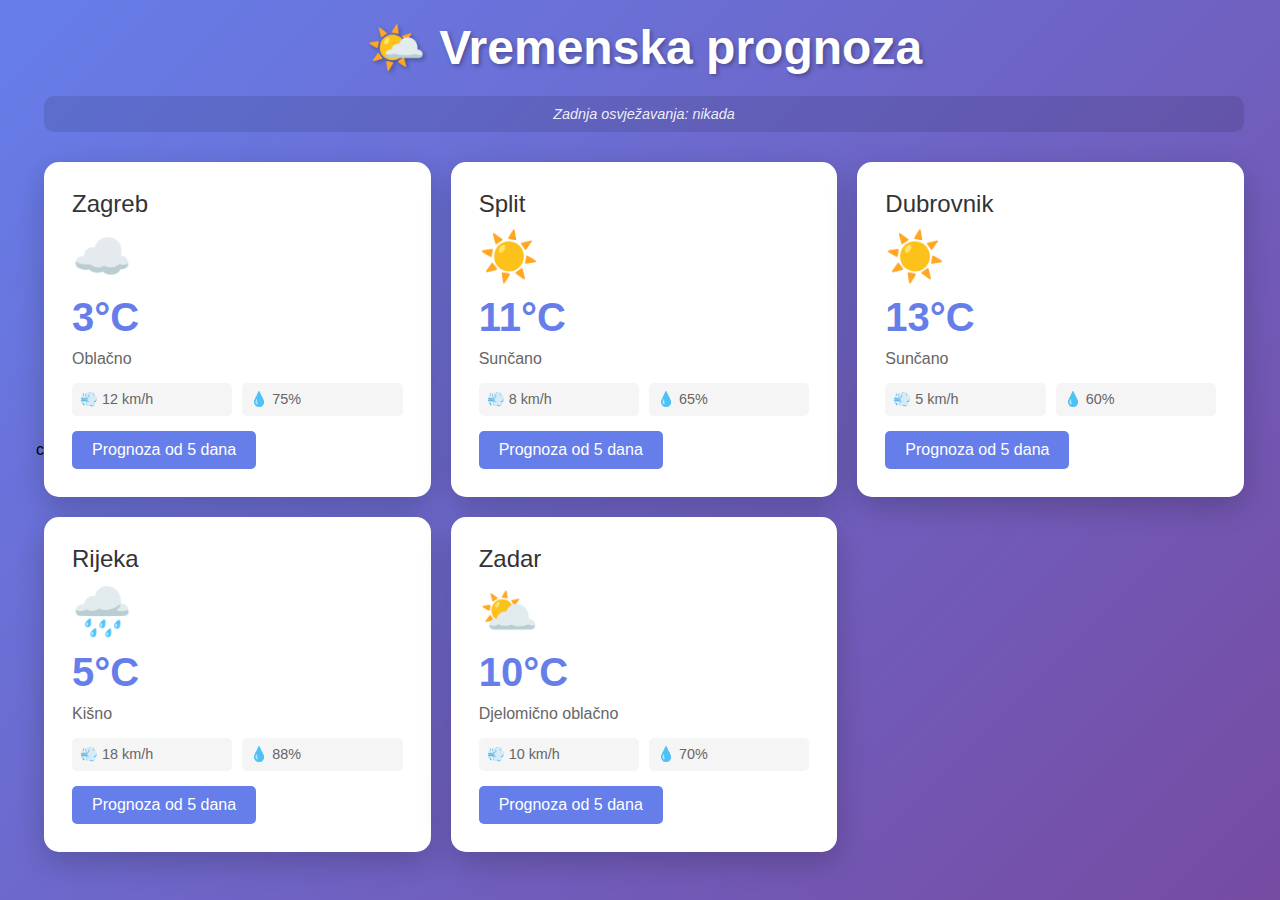
<file: templates/index.html>
c<!DOCTYPE html>
<html lang="hr">
<head>
    <meta charset="UTF-8">
    <meta name="viewport" content="width=device-width, initial-scale=1.0">
    <title>🌤️ Vremenska prognoza Dashboard</title>
    <link rel="stylesheet" href="/static/styles.css">
</head>
<body>
    <div class="container">
        <h1>🌤️ Vremenska prognoza</h1>
        <div class="refresh-status" id="refreshStatus">Zadnja osvježavanja: nikada</div>
        <div class="locations-grid">
            <div class="weather-card" onclick="loadWeather('zagreb')">
                <div class="location-name">Zagreb</div>
                <div class="weather-emoji">☁️</div>
                <div class="temp">3°C</div>
                <div class="condition">Oblačno</div>
                <div class="details">
                    <div class="detail-item">💨 12 km/h</div>
                    <div class="detail-item">💧 75%</div>
                </div>
                <button class="forecast-btn" onclick="event.stopPropagation(); loadForecast('zagreb')">Prognoza od 5 dana</button>
            </div>

            <div class="weather-card" onclick="loadWeather('split')">
                <div class="location-name">Split</div>
                <div class="weather-emoji">☀️</div>
                <div class="temp">11°C</div>
                <div class="condition">Sunčano</div>
                <div class="details">
                    <div class="detail-item">💨 8 km/h</div>
                    <div class="detail-item">💧 65%</div>
                </div>
                <button class="forecast-btn" onclick="event.stopPropagation(); loadForecast('split')">Prognoza od 5 dana</button>
            </div>

            <div class="weather-card" onclick="loadWeather('dubrovnik')">
                <div class="location-name">Dubrovnik</div>
                <div class="weather-emoji">☀️</div>
                <div class="temp">13°C</div>
                <div class="condition">Sunčano</div>
                <div class="details">
                    <div class="detail-item">💨 5 km/h</div>
                    <div class="detail-item">💧 60%</div>
                </div>
                <button class="forecast-btn" onclick="event.stopPropagation(); loadForecast('dubrovnik')">Prognoza od 5 dana</button>
            </div>

            <div class="weather-card" onclick="loadWeather('rijeka')">
                <div class="location-name">Rijeka</div>
                <div class="weather-emoji">🌧️</div>
                <div class="temp">5°C</div>
                <div class="condition">Kišno</div>
                <div class="details">
                    <div class="detail-item">💨 18 km/h</div>
                    <div class="detail-item">💧 88%</div>
                </div>
                <button class="forecast-btn" onclick="event.stopPropagation(); loadForecast('rijeka')">Prognoza od 5 dana</button>
            </div>

            <div class="weather-card" onclick="loadWeather('zadar')">
                <div class="location-name">Zadar</div>
                <div class="weather-emoji">⛅</div>
                <div class="temp">10°C</div>
                <div class="condition">Djelomično oblačno</div>
                <div class="details">
                    <div class="detail-item">💨 10 km/h</div>
                    <div class="detail-item">💧 70%</div>
                </div>
                <button class="forecast-btn" onclick="event.stopPropagation(); loadForecast('zadar')">Prognoza od 5 dana</button>
            </div>
        </div>
    </div>

    <script src="/static/app.js"></script>
</body>
</html>
</file>
<file: static/styles.css>
* {
    margin: 0;
    padding: 0;
    box-sizing: border-box;
}

body {
    font-family: 'Arial', sans-serif;
    background: linear-gradient(135deg, #667eea 0%, #764ba2 100%);
    min-height: 100vh;
    display: flex;
    justify-content: center;
    align-items: center;
    padding: 20px;
}

.container {
    max-width: 1200px;
    width: 100%;
}

h1 {
    text-align: center;
    color: white;
    margin-bottom: 20px;
    font-size: 3em;
    text-shadow: 2px 2px 4px rgba(0,0,0,0.3);
    animation: float 3s ease-in-out infinite;
}

.refresh-status {
    text-align: center;
    color: rgba(255,255,255,0.9);
    margin-bottom: 30px;
    font-size: 0.9em;
    font-style: italic;
    padding: 10px;
    background: rgba(0,0,0,0.1);
    border-radius: 10px;
}

@keyframes float {
    0%, 100% { transform: translateY(0px); }
    50% { transform: translateY(-20px); }
}

.locations-grid {
    display: grid;
    grid-template-columns: repeat(auto-fit, minmax(300px, 1fr));
    gap: 20px;
    margin-bottom: 30px;
}

.weather-card {
    background: white;
    border-radius: 15px;
    padding: 25px;
    box-shadow: 0 10px 30px rgba(0,0,0,0.2);
    cursor: pointer;
    transition: transform 0.3s, box-shadow 0.3s;
    border: 3px solid transparent;
}

.weather-card:hover {
    transform: translateY(-10px);
    box-shadow: 0 15px 40px rgba(0,0,0,0.3);
    border-color: #667eea;
}

.location-name {
    font-size: 1.5em;
    margin-bottom: 10px;
    color: #333;
}

.weather-emoji {
    font-size: 3em;
    margin: 10px 0;
}

.temp {
    font-size: 2.5em;
    color: #667eea;
    font-weight: bold;
}

.condition {
    color: #666;
    margin: 10px 0;
}

.dramatic {
    margin-top: 15px;
    padding-top: 15px;
    border-top: 2px dashed #ddd;
    font-style: italic;
    color: #e74c3c;
    font-weight: bold;
}

.forecast-btn {
    background: #667eea;
    color: white;
    border: none;
    padding: 10px 20px;
    border-radius: 5px;
    cursor: pointer;
    margin-top: 15px;
    font-size: 1em;
    transition: background 0.3s;
}

.forecast-btn:hover {
    background: #764ba2;
}

.details {
    display: grid;
    grid-template-columns: 1fr 1fr;
    gap: 10px;
    margin-top: 15px;
    font-size: 0.9em;
    color: #666;
}

.detail-item {
    background: #f5f5f5;
    padding: 8px;
    border-radius: 5px;
}
</file>
